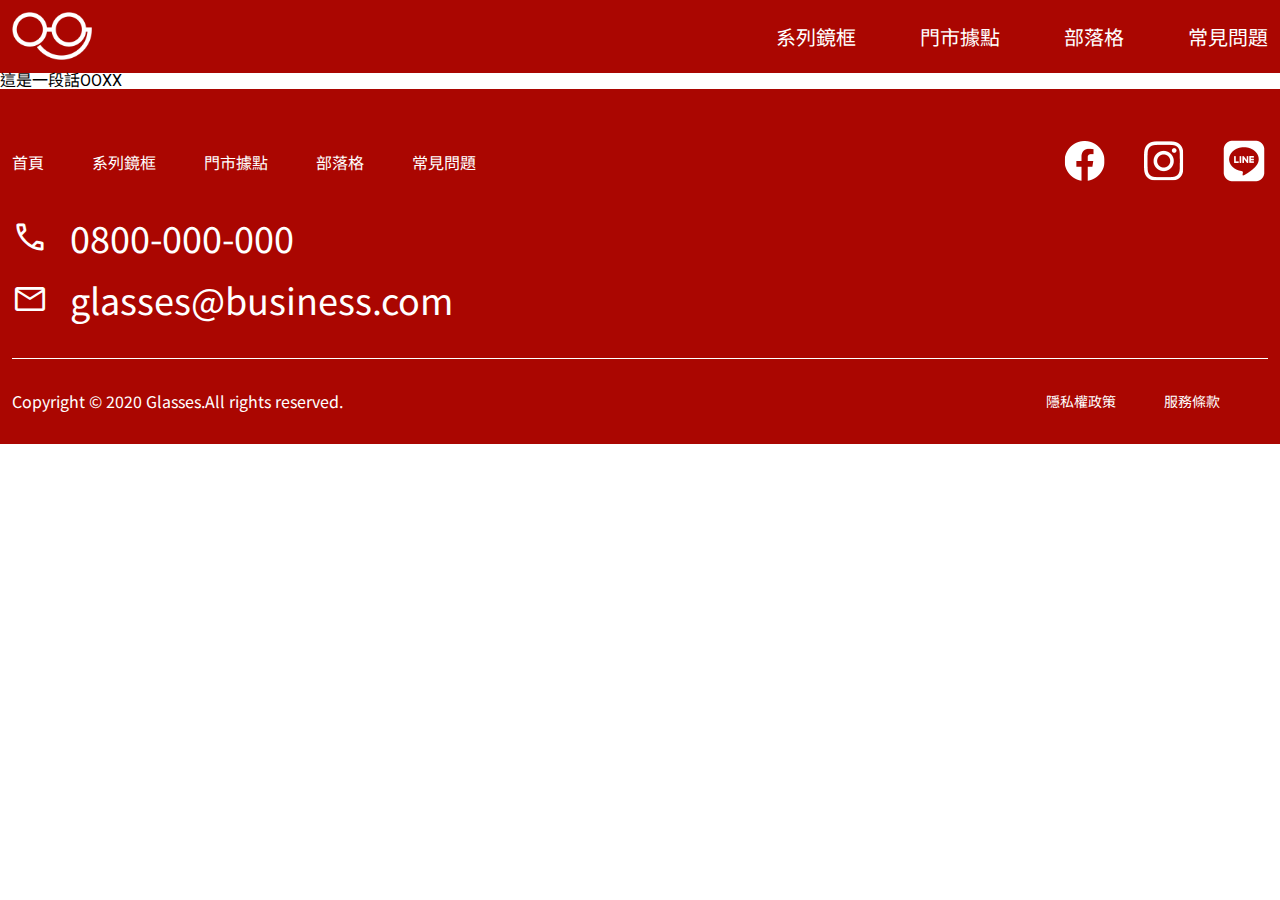
<file: index.html>
<!DOCTYPE html>
<html lang="en">

<head>
  <meta charset="UTF-8">
  <meta name="viewport" content="width=device-width, initial-scale=1.0">
  <meta http-equiv="X-UA-Compatible" content="ie=edge">
  <title>首頁</title>
  <link rel="stylesheet" href="https://fonts.googleapis.com/css2?family=Material+Symbols+Outlined:opsz,wght,FILL,GRAD@20..48,100..700,0..1,-50..200" />
  <link rel="stylesheet" href="./assets/style/all.css">
</head>

<body>
  <header>
    <div class="header container">
    <a href="index.html"><img src="./assets/images/logo-white.png" alt=""></img></a>
    <ul class="menulist"> 
      <li><a href="#" rel="noopener noreferrer">系列鏡框</a></li>
      <li><a href="#" rel="noopener noreferrer">門市據點</a></li>
      <li><a href="blog.html" rel="noopener noreferrer">部落格</a></li>
      <li><a class="pr-32" href="qapage.html" rel="noopener noreferrer">常見問題</a></li>
    </ul>
  </div>
</header>

  
<h1>
  這是一段話OOXX
</h1>


  <footer>
    <div class="footer container">
    <div class="f-menu">
      <ul class="mlist">
        <li><a href="http://" target="_blank" rel="noopener noreferrer">首頁</a></li>
        <li><a href="http://" target="_blank" rel="noopener noreferrer">系列鏡框</a></li>
        <li><a href="http://" target="_blank" rel="noopener noreferrer">門市據點</a></li>
        <li><a href="blog.html" target="_blank" rel="noopener noreferrer">部落格</a></li>
        <li><a href="qapage.html" rel="noopener noreferrer">常見問題</a></li>

      </ul>
      <ul class="telmail-2">
        <li class="mb-8">
          <span class="material-symbols-outlined">call</span>
          <a href="tel:+886-800000000" >0800-000-000</a>
        </li>
        <li>
          <span class="material-symbols-outlined">mail</span>  
          <a href="glasses@business.com" >glasses@business.com</a>
        </li>
      </ul>
      <ul class="iconlist">
        <li><a href="http://"><img src="./assets/images/ic-social-fb.png" alt="facebook"></a></li>
        <li><a href="http://"><img src="./assets/images/ic_social_ig.png" alt="instagram"></a></li>
        <li><a href="http://"><img src="./assets/images/ic_social_line.png" alt="line"></a></li>
      </ul>
    </div>
    <ul class="telmail">
      <li class="mb-8">
        <span class="material-symbols-outlined">call</span>
        <a href="tel:+886-800000000" >0800-000-000</a>
      </li>
      <li>
        <span class="material-symbols-outlined">mail</span>  
        <a href="glasses@business.com" >glasses@business.com</a>
      </li>
    </ul>
    <div class="under">
      <div class="copyright">Copyright © 2020 Glasses.All rights reserved.</div>
      <ul class="policy">
        <li><a href="http://">隱私權政策</a></li>
        <li><a href="http://">服務條款</a></li>
      </ul>
    </div>
  </div>
  </footer>
  <script src="./assets/js/vendors.js"></script>
  <script src="./assets/js/all.js"></script>
</body>

</html>
</file>
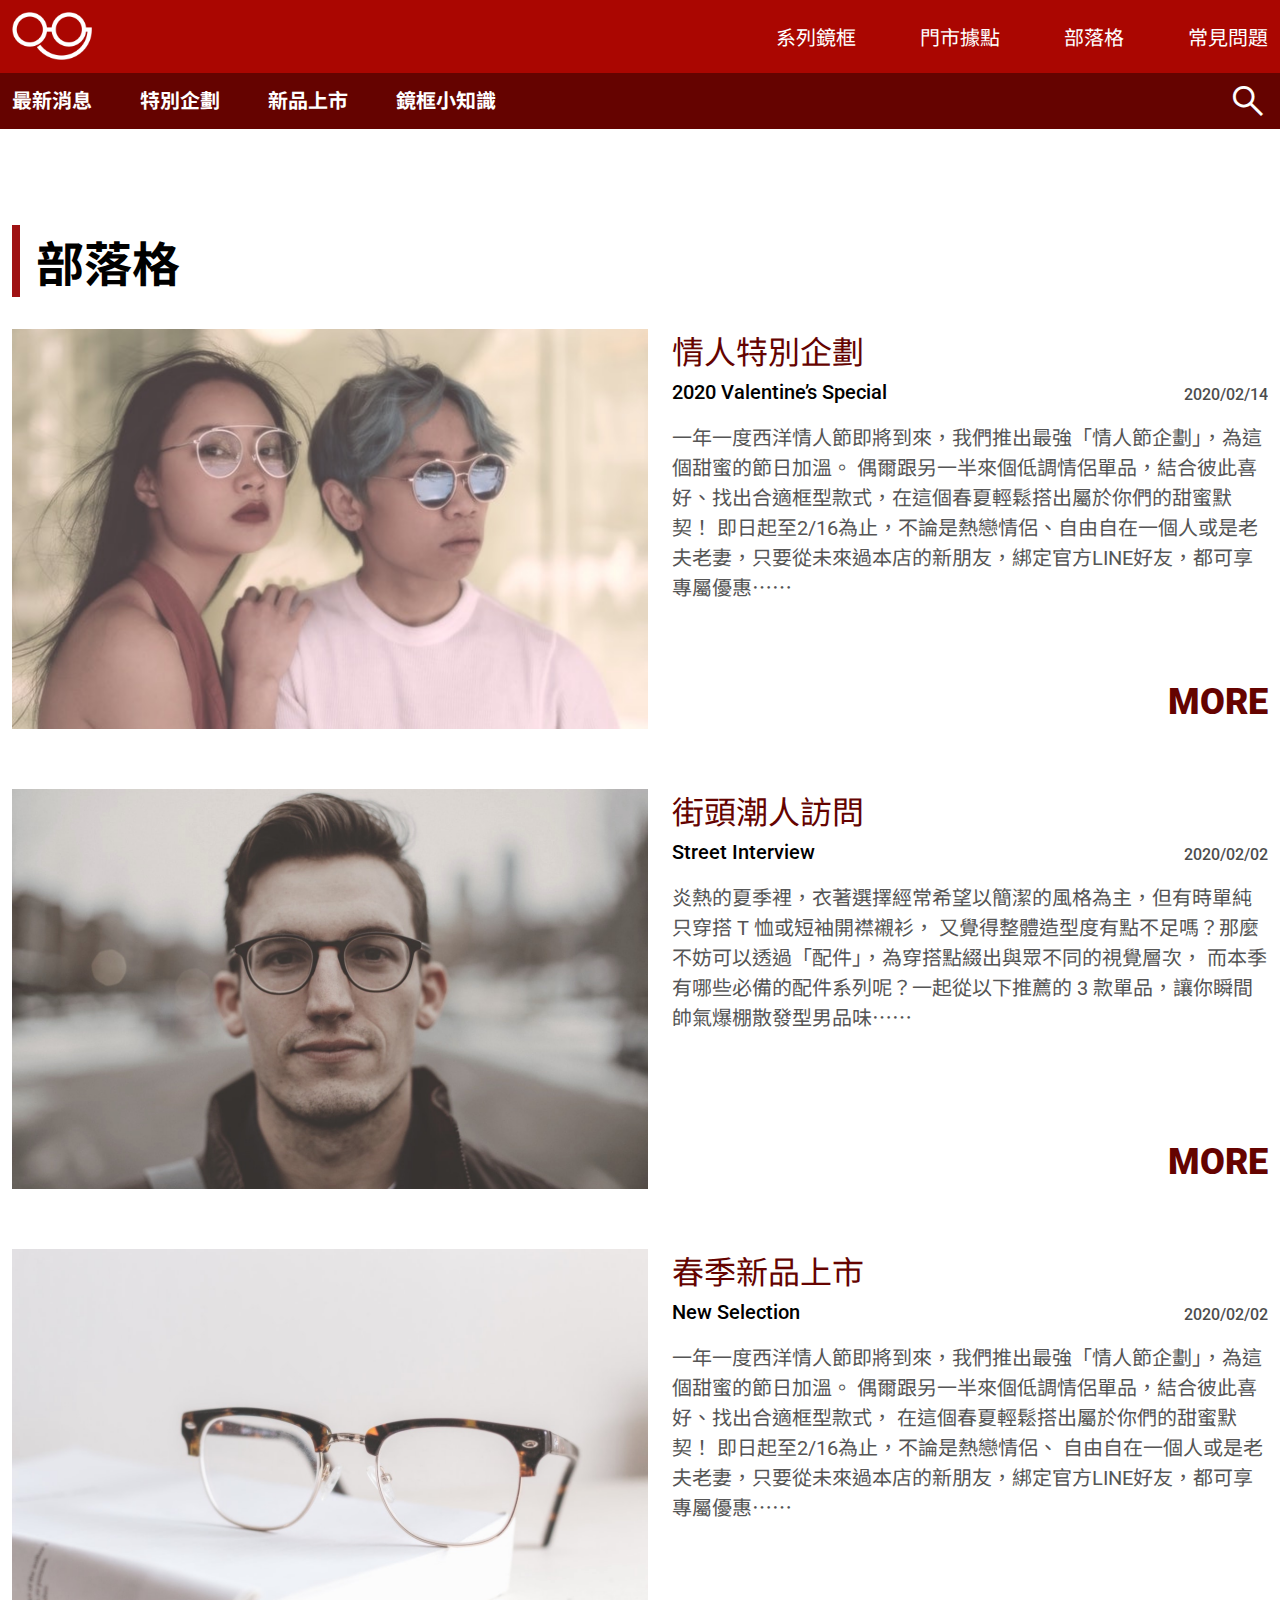
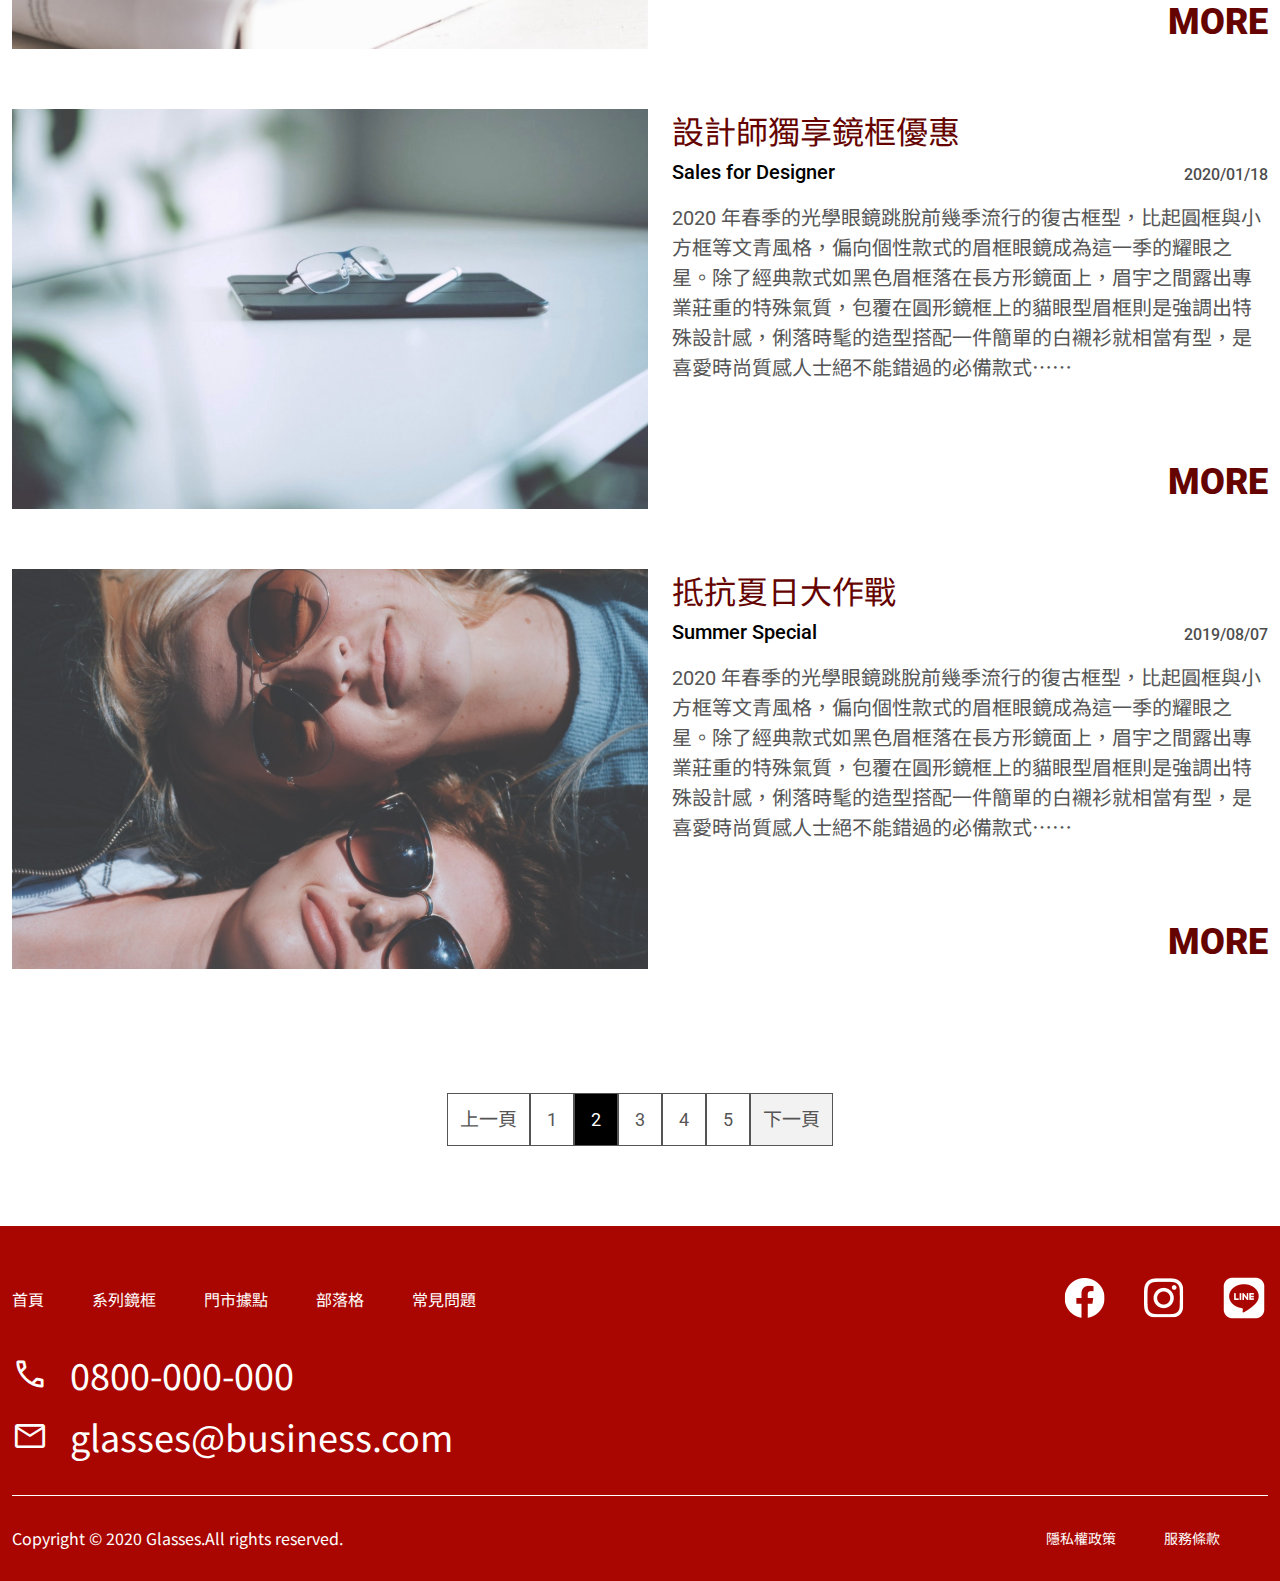
<file: blog.html>
<!DOCTYPE html>
<html lang="en">

<head>
  <meta charset="UTF-8">
  <meta name="viewport" content="width=device-width, initial-scale=1.0">
  <meta http-equiv="X-UA-Compatible" content="ie=edge">
  <title>部落格</title>
  <link rel="stylesheet" href="https://fonts.googleapis.com/css2?family=Material+Symbols+Outlined:opsz,wght,FILL,GRAD@20..48,100..700,0..1,-50..200" />
  <link rel="stylesheet" href="./assets/style/all.css">
</head>

<body>
  <header>
    <div class="header container">
    <a href="index.html"><img src="./assets/images/logo-white.png" alt=""></img></a>
    <ul class="menulist"> 
      <li><a href="#" rel="noopener noreferrer">系列鏡框</a></li>
      <li><a href="#" rel="noopener noreferrer">門市據點</a></li>
      <li><a href="blog.html" rel="noopener noreferrer">部落格</a></li>
      <li><a class="pr-32" href="qapage.html" rel="noopener noreferrer">常見問題</a></li>
    </ul>
  </div>
</header>

  

<div class="blog-header">
        <div class="bh-menu container">
            <ul class="blog-header-zone">
                <li><a href="http://">最新消息</a></li>
                <li><a href="http://">特別企劃</a></li>
                <li><a href="http://">新品上市</a></li>
                <li><a href="http://">鏡框小知識</a></li>
            </ul>
            <a href="#" class="material-symbols-outlined">
                search
            </a>
        </div>
</div>


<div class="blog">
    
    <div class="blogcontent container">
        <h1 class="big-title">部落格</h1>
        <ul class="bloglist">
            <li class="blog-content">
                <img src="./assets/images/blog-1.png" alt=""></img>
                <div class="blog-txt">
                    <div class="blog-inform">
                        <div class="blog-title">
                            <h2>情人特別企劃</h2>
                            <h3>2020 Valentine’s Special</h3>
                        </div>
                        <h4 class="date">2020/02/14</h4>
                    </div>
                    <div class="b-world">
                    <p>一年一度西洋情人節即將到來，我們推出最強「情人節企劃」，為這個甜蜜的節日加溫。
                        偶爾跟另一半來個低調情侶單品，結合彼此喜好、找出合適框型款式，在這個春夏輕鬆搭出屬於你們的甜蜜默契！
                         即日起至2/16為止，不論是熱戀情侶、自由自在一個人或是老夫老妻<span class="offon">，只要從未來過本店的新朋友，綁定官方LINE好友，都可享專屬優惠</span>⋯⋯<span class="onoff">more</span></p>
                    <a href="http://">MORE</a>
                    </div>
                </div>

            </li>
            <li class="blog-content">
                <img src="./assets/images/blog-2.png" alt=""></img>
                <div class="blog-txt">
                    <div class="blog-inform">
                        <div class="blog-title">
                            <h2>街頭潮人訪問</h2>
                            <h3>Street Interview</h3>
                        </div>
                        <h4 class="date">2020/02/02</h4>
                    </div>
                    <div class="b-world">
                    <p>炎熱的夏季裡，衣著選擇經常希望以簡潔的風格為主，但有時單純只穿搭 T 恤或短袖開襟襯衫，
                        又覺得整體造型度有點不足嗎？那麼不妨可以透過「配件」，為穿搭點綴出與眾不同的視覺層次，
                        而本季有哪些必備的配件系列呢？一起從以下推薦的 3 款單品，讓你瞬間帥氣<span class="offon">爆棚散發型男品味</span>⋯⋯<span class="onoff">more</span></p>
                    <a href="http://">MORE</a></div>
                </div>
            </li>
            <li class="blog-content">
                    <img src="./assets/images/blog-3.png" alt=""></img>
                    <div class="blog-txt">
                        <div class="blog-inform">
                            <div class="blog-title">
                                <h2>春季新品上市</h2>
                                <h3>New Selection</h3>
                            </div>
                            <h4 class="date">2020/02/02</h4>
                        </div>
                        <div class="b-world">
                        <p>一年一度西洋情人節即將到來，我們推出最強「情人節企劃」，為這個甜蜜的節日加溫。
                            偶爾跟另一半來個低調情侶單品，結合彼此喜好、找出合適框型款式，
                            在這個春夏輕鬆搭出屬於你們的甜蜜默契！ 即日起至2/16為止，不論是熱戀情侶、
                            自由自在一個人或是老夫老妻<span class="offon">，只要從未來過本店的新朋友，綁定官方LINE好友，都可享專屬優惠</span>⋯⋯<span class="onoff">more</span></p>
                        <a href="http://">MORE</a></div>
                    </div>
            </li>
            <li class="blog-content">
                        <img src="./assets/images/blog-4.png" alt=""></img>
                        <div class="blog-txt">
                            <div class="blog-inform">
                                <div class="blog-title">
                                    <h2>設計師獨享鏡框優惠</h2>
                                    <h3>Sales for Designer</h3>
                                </div>
                                <h4 class="date">2020/01/18</h4>
                            </div>
                            <div class="b-world">
                            <p>2020 年春季的光學眼鏡跳脫前幾季流行的復古框型，比起圓框與小方框等文青風格，偏向個性款式的眉框眼鏡成為這一季的耀眼之星。除了經典款式如黑色眉框落在長方形鏡面上，眉宇之間露出專業莊重的特殊氣質，包覆在圓形鏡框上的貓眼型眉框則是強調出特殊設計感，<span class="offon">俐落時髦的造型搭配一件簡單的白襯衫就相當有型，是喜愛時尚質感人士絕不能錯過的必備款式</span>⋯⋯<span class="onoff">more</span></p>
                            <a href="http://">MORE</a></div>
                        </div>
            </li>
            <li class="blog-content">
                            <img src="./assets/images/blog-5.png" alt=""></img>
                            <div class="blog-txt">
                                <div class="blog-inform">
                                    <div class="blog-title">
                                        <h2>抵抗夏日大作戰</h2>
                                        <h3>Summer Special</h3>
                                    </div>
                                    <h4 class="date">2019/08/07</h4>
                                </div>
                                <div class="b-world">
                                <p>2020 年春季的光學眼鏡跳脫前幾季流行的復古框型，比起圓框與小方框等文青風格，偏向個性款式的眉框眼鏡成為這一季的耀眼之星。除了經典款式如黑色眉框落在長方形鏡面上，眉宇之間露出專業莊重的特殊氣質，包覆在圓形鏡框上的貓眼型眉框則是強調出特殊設計感，<span class="offon">俐落時髦的造型搭配一件簡單的白襯衫就相當有型，是喜愛時尚質感人士絕不能錯過的必備款式</span>⋯⋯<span class="onoff">more</span></p>
                                <a href="http://">MORE</a></div>
                            </div>
            </li>
        </ul>

    </div>
    <ul class="page-change">
        <li><a class="last-page" href="http://">上一頁</a></li>
        <li><a class="normal-page" href="http://">1</a></li>
        <li><a class="point-page a-w"  href="http://">2</a></li>
        <li><a class="normal-page" href="http://">3</a></li>
        <li><a class="normal-page" href="http://">4</a></li>
        <li><a class="normal-page" href="http://">5</a></li>
        <li><a class="next-page" href="http://">下一頁</a></li>
    </ul>
</div>
        

  <footer>
    <div class="footer container">
    <div class="f-menu">
      <ul class="mlist">
        <li><a href="http://" target="_blank" rel="noopener noreferrer">首頁</a></li>
        <li><a href="http://" target="_blank" rel="noopener noreferrer">系列鏡框</a></li>
        <li><a href="http://" target="_blank" rel="noopener noreferrer">門市據點</a></li>
        <li><a href="blog.html" target="_blank" rel="noopener noreferrer">部落格</a></li>
        <li><a href="qapage.html" rel="noopener noreferrer">常見問題</a></li>

      </ul>
      <ul class="telmail-2">
        <li class="mb-8">
          <span class="material-symbols-outlined">call</span>
          <a href="tel:+886-800000000" >0800-000-000</a>
        </li>
        <li>
          <span class="material-symbols-outlined">mail</span>  
          <a href="glasses@business.com" >glasses@business.com</a>
        </li>
      </ul>
      <ul class="iconlist">
        <li><a href="http://"><img src="./assets/images/ic-social-fb.png" alt="facebook"></a></li>
        <li><a href="http://"><img src="./assets/images/ic_social_ig.png" alt="instagram"></a></li>
        <li><a href="http://"><img src="./assets/images/ic_social_line.png" alt="line"></a></li>
      </ul>
    </div>
    <ul class="telmail">
      <li class="mb-8">
        <span class="material-symbols-outlined">call</span>
        <a href="tel:+886-800000000" >0800-000-000</a>
      </li>
      <li>
        <span class="material-symbols-outlined">mail</span>  
        <a href="glasses@business.com" >glasses@business.com</a>
      </li>
    </ul>
    <div class="under">
      <div class="copyright">Copyright © 2020 Glasses.All rights reserved.</div>
      <ul class="policy">
        <li><a href="http://">隱私權政策</a></li>
        <li><a href="http://">服務條款</a></li>
      </ul>
    </div>
  </div>
  </footer>
  <script src="./assets/js/vendors.js"></script>
  <script src="./assets/js/all.js"></script>
</body>

</html>
</file>
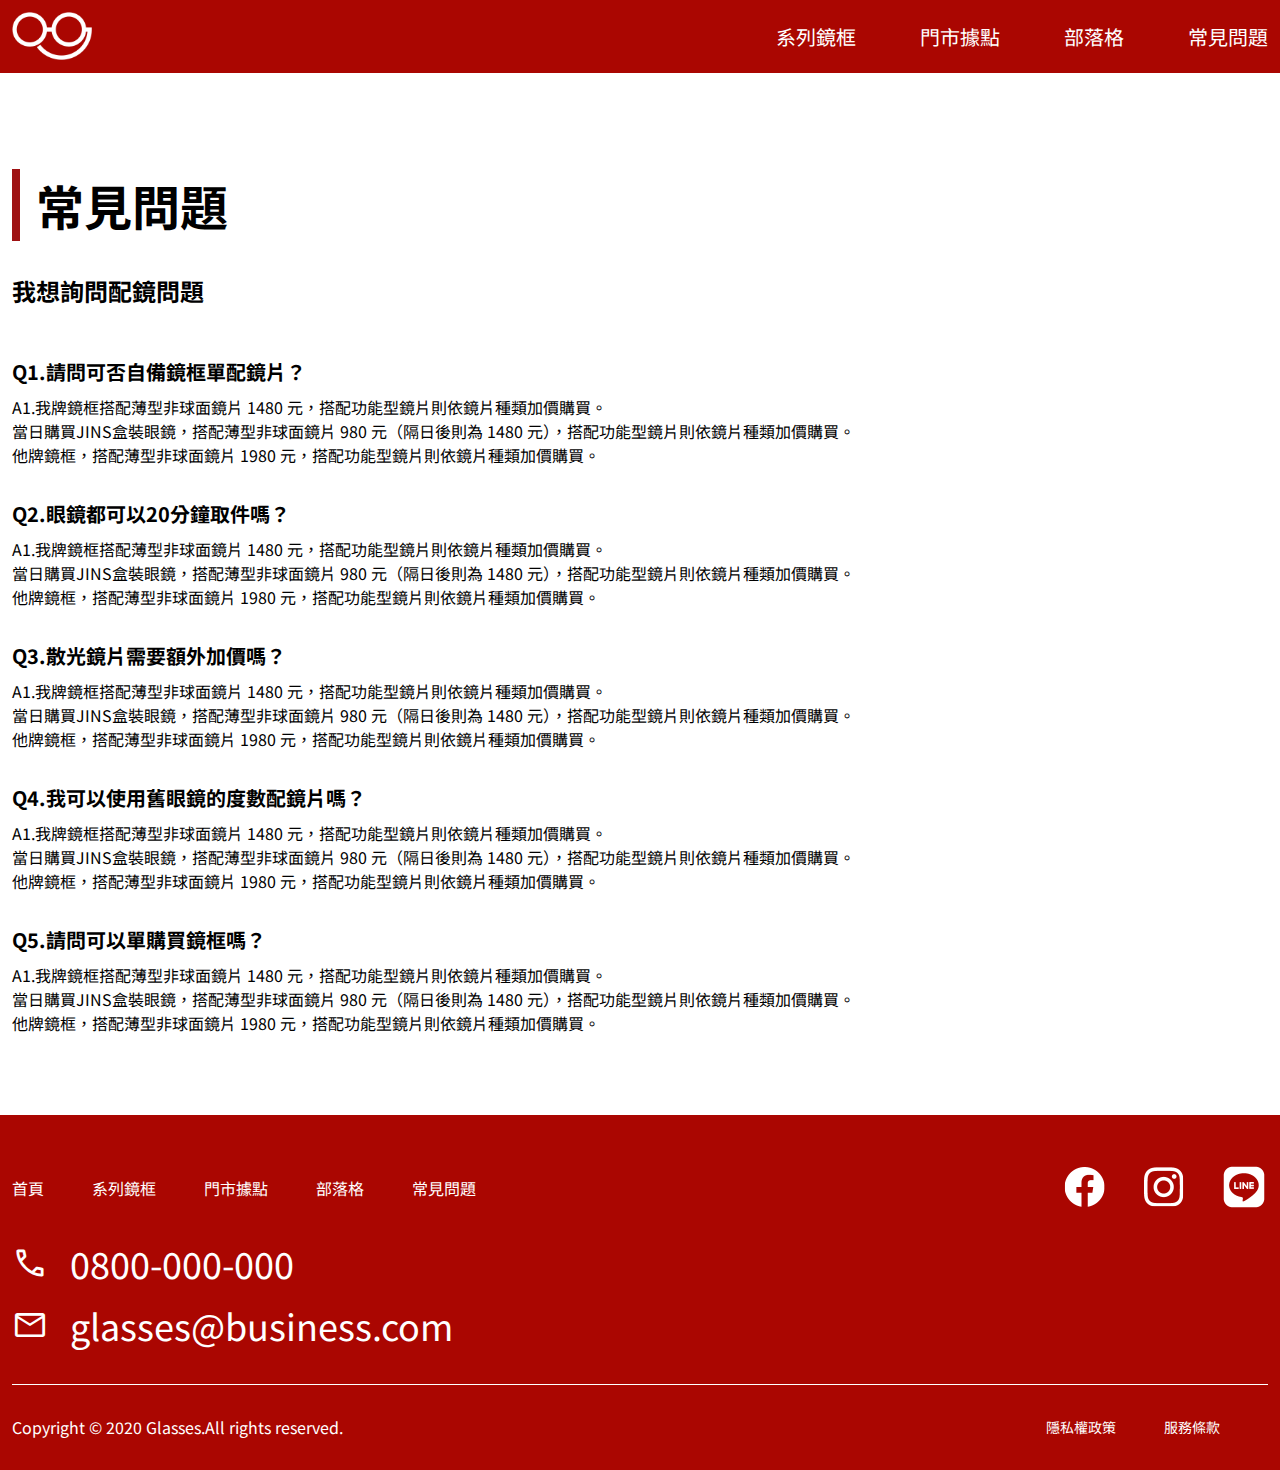
<file: qapage.html>
<!DOCTYPE html>
<html lang="en">

<head>
  <meta charset="UTF-8">
  <meta name="viewport" content="width=device-width, initial-scale=1.0">
  <meta http-equiv="X-UA-Compatible" content="ie=edge">
  <title>常見問題</title>
  <link rel="stylesheet" href="https://fonts.googleapis.com/css2?family=Material+Symbols+Outlined:opsz,wght,FILL,GRAD@20..48,100..700,0..1,-50..200" />
  <link rel="stylesheet" href="./assets/style/all.css">
</head>

<body>
  <header>
    <div class="header container">
    <a href="index.html"><img src="./assets/images/logo-white.png" alt=""></img></a>
    <ul class="menulist"> 
      <li><a href="#" rel="noopener noreferrer">系列鏡框</a></li>
      <li><a href="#" rel="noopener noreferrer">門市據點</a></li>
      <li><a href="blog.html" rel="noopener noreferrer">部落格</a></li>
      <li><a class="pr-32" href="qapage.html" rel="noopener noreferrer">常見問題</a></li>
    </ul>
  </div>
</header>

  

<div class="qazone">
<div class="qacontent container">
    <h1 class="big-title">常見問題</h1>
    <h2 >我想詢問配鏡問題</h2>

    <ul>
        <li class="mt-24">    
            <h3>Q1.請問可否自備鏡框單配鏡片？</h3>
            <p>A1.我牌鏡框搭配薄型非球面鏡片 1480 元，搭配功能型鏡片則依鏡片種類加價購買。<br>
               當日購買JINS盒裝眼鏡，搭配薄型非球面鏡片 980 元（隔日後則為 1480 元），搭配功能型鏡片則依鏡片種類加價購買。<br>
               他牌鏡框，搭配薄型非球面鏡片 1980 元，搭配功能型鏡片則依鏡片種類加價購買。</p>
        </li>
        <li class="mt-32">
            <h3>Q2.眼鏡都可以20分鐘取件嗎？</h3>
            <p>A1.我牌鏡框搭配薄型非球面鏡片 1480 元，搭配功能型鏡片則依鏡片種類加價購買。<br>
                當日購買JINS盒裝眼鏡，搭配薄型非球面鏡片 980 元（隔日後則為 1480 元），搭配功能型鏡片則依鏡片種類加價購買。<br>
                他牌鏡框，搭配薄型非球面鏡片 1980 元，搭配功能型鏡片則依鏡片種類加價購買。</p>
        </li>
        <li class="mt-32">
            <h3>Q3.散光鏡片需要額外加價嗎？</h3>
            <p>A1.我牌鏡框搭配薄型非球面鏡片 1480 元，搭配功能型鏡片則依鏡片種類加價購買。<br>
                當日購買JINS盒裝眼鏡，搭配薄型非球面鏡片 980 元（隔日後則為 1480 元），搭配功能型鏡片則依鏡片種類加價購買。<br>
                他牌鏡框，搭配薄型非球面鏡片 1980 元，搭配功能型鏡片則依鏡片種類加價購買。</p>
        </li>
        <li class="mt-32">
            <h3>Q4.我可以使用舊眼鏡的度數配鏡片嗎？</h3>
            <p>A1.我牌鏡框搭配薄型非球面鏡片 1480 元，搭配功能型鏡片則依鏡片種類加價購買。<br>
                當日購買JINS盒裝眼鏡，搭配薄型非球面鏡片 980 元（隔日後則為 1480 元），搭配功能型鏡片則依鏡片種類加價購買。<br>
                他牌鏡框，搭配薄型非球面鏡片 1980 元，搭配功能型鏡片則依鏡片種類加價購買。</p>
        </li>
        <li class="mt-32">
            <h3>Q5.請問可以單購買鏡框嗎？</h3>
            <p>A1.我牌鏡框搭配薄型非球面鏡片 1480 元，搭配功能型鏡片則依鏡片種類加價購買。<br>
                當日購買JINS盒裝眼鏡，搭配薄型非球面鏡片 980 元（隔日後則為 1480 元），搭配功能型鏡片則依鏡片種類加價購買。<br>
                他牌鏡框，搭配薄型非球面鏡片 1980 元，搭配功能型鏡片則依鏡片種類加價購買。</p>
        </li>
    </ul>



</div>
</div>

  <footer>
    <div class="footer container">
    <div class="f-menu">
      <ul class="mlist">
        <li><a href="http://" target="_blank" rel="noopener noreferrer">首頁</a></li>
        <li><a href="http://" target="_blank" rel="noopener noreferrer">系列鏡框</a></li>
        <li><a href="http://" target="_blank" rel="noopener noreferrer">門市據點</a></li>
        <li><a href="blog.html" target="_blank" rel="noopener noreferrer">部落格</a></li>
        <li><a href="qapage.html" rel="noopener noreferrer">常見問題</a></li>

      </ul>
      <ul class="telmail-2">
        <li class="mb-8">
          <span class="material-symbols-outlined">call</span>
          <a href="tel:+886-800000000" >0800-000-000</a>
        </li>
        <li>
          <span class="material-symbols-outlined">mail</span>  
          <a href="glasses@business.com" >glasses@business.com</a>
        </li>
      </ul>
      <ul class="iconlist">
        <li><a href="http://"><img src="./assets/images/ic-social-fb.png" alt="facebook"></a></li>
        <li><a href="http://"><img src="./assets/images/ic_social_ig.png" alt="instagram"></a></li>
        <li><a href="http://"><img src="./assets/images/ic_social_line.png" alt="line"></a></li>
      </ul>
    </div>
    <ul class="telmail">
      <li class="mb-8">
        <span class="material-symbols-outlined">call</span>
        <a href="tel:+886-800000000" >0800-000-000</a>
      </li>
      <li>
        <span class="material-symbols-outlined">mail</span>  
        <a href="glasses@business.com" >glasses@business.com</a>
      </li>
    </ul>
    <div class="under">
      <div class="copyright">Copyright © 2020 Glasses.All rights reserved.</div>
      <ul class="policy">
        <li><a href="http://">隱私權政策</a></li>
        <li><a href="http://">服務條款</a></li>
      </ul>
    </div>
  </div>
  </footer>
  <script src="./assets/js/vendors.js"></script>
  <script src="./assets/js/all.js"></script>
</body>

</html>
</file>
<file: assets/style/all.css>
/* http://meyerweb.com/eric/tools/css/reset/ 
   v2.0 | 20110126
   License: none (public domain)
*/
@import url("https://fonts.googleapis.com/css2?family=Noto+Sans+TC:wght@400;700&family=Roboto:wght@400;500;900&display=swap");
html, body, div, span, applet, object, iframe,
h1, h2, h3, h4, h5, h6, p, blockquote, pre,
a, abbr, acronym, address, big, cite, code,
del, dfn, em, img, ins, kbd, q, s, samp,
small, strike, strong, sub, sup, tt, var,
b, u, i, center,
dl, dt, dd, ol, ul, li,
fieldset, form, label, legend,
table, caption, tbody, tfoot, thead, tr, th, td,
article, aside, canvas, details, embed,
figure, figcaption, footer, header, hgroup,
menu, nav, output, ruby, section, summary,
time, mark, audio, video {
  margin: 0;
  padding: 0;
  border: 0;
  font-size: 100%;
  font: inherit;
  vertical-align: baseline; }

/* HTML5 display-role reset for older browsers */
article, aside, details, figcaption, figure,
footer, header, hgroup, menu, nav, section {
  display: block; }

body {
  line-height: 1; }

ol, ul {
  list-style: none; }

blockquote, q {
  quotes: none; }

blockquote:before, blockquote:after,
q:before, q:after {
  content: '';
  content: none; }

table {
  border-collapse: collapse;
  border-spacing: 0; }

.header {
  display: -webkit-box;
  display: -ms-flexbox;
  display: flex;
  -webkit-box-pack: justify;
      -ms-flex-pack: justify;
          justify-content: space-between;
  -webkit-box-align: center;
      -ms-flex-align: center;
          align-items: center;
  color: #fff;
  font-family: 'Noto Sans TC', sans-serif;
  padding: 4px auto; }
  .header img {
    width: 80px;
    height: 72px;
    -o-object-fit: contain;
       object-fit: contain; }
  .header ul {
    display: -webkit-box;
    display: -ms-flexbox;
    display: flex;
    -webkit-box-pack: justify;
        -ms-flex-pack: justify;
            justify-content: space-between;
    -webkit-box-align: center;
        -ms-flex-align: center;
            align-items: center; }
    .header ul li a {
      display: block;
      font-size: 20px;
      line-height: 30px;
      text-decoration: none;
      color: #fff;
      padding-left: 64px; }
    .header ul li a:hover {
      color: #650300; }

@media (max-width: 992px) {
  header .container {
    padding-left: 36px;
    padding-right: 36px; } }

@media (max-width: 767px) {
  header .container {
    padding: 0;
    width: 100%; }
  .header {
    display: -webkit-box;
    display: -ms-flexbox;
    display: flex;
    -webkit-box-orient: vertical;
    -webkit-box-direction: normal;
        -ms-flex-direction: column;
            flex-direction: column;
    -ms-flex-wrap: wrap;
        flex-wrap: wrap; }
    .header ul {
      width: 100%;
      -ms-flex-wrap: wrap;
          flex-wrap: wrap; }
      .header ul li {
        text-align: center;
        width: 50%;
        border: 1px solid #fff;
        padding-left: 62px;
        padding-right: 62px;
        padding-top: 12px;
        padding-bottom: 12px; }
        .header ul li a {
          padding: 0;
          font-size: 16px;
          line-height: 24px; } }

@media (max-width: 380px) {
  .header ul li {
    padding-left: 30px;
    padding-right: 30px; } }

.footer {
  color: #fff;
  font-family: 'Noto Sans TC', sans-serif;
  display: -webkit-box;
  display: -ms-flexbox;
  display: flex;
  -webkit-box-orient: vertical;
  -webkit-box-direction: normal;
      -ms-flex-direction: column;
          flex-direction: column; }
  .footer .f-menu {
    display: -webkit-box;
    display: -ms-flexbox;
    display: flex;
    -webkit-box-pack: justify;
        -ms-flex-pack: justify;
            justify-content: space-between;
    -webkit-box-align: center;
        -ms-flex-align: center;
            align-items: center;
    margin-top: 48px; }
    .footer .f-menu .mlist {
      display: -webkit-box;
      display: -ms-flexbox;
      display: flex;
      -webkit-box-pack: justify;
          -ms-flex-pack: justify;
              justify-content: space-between;
      -webkit-box-align: center;
          -ms-flex-align: center;
              align-items: center; }
      .footer .f-menu .mlist li {
        margin-right: 48px; }
        .footer .f-menu .mlist li a {
          text-decoration: none;
          color: #fff;
          font-size: 16px;
          line-height: 24px; }
        .footer .f-menu .mlist li a:hover {
          color: #650300; }
    .footer .f-menu .telmail-2 {
      display: none; }
    .footer .f-menu .iconlist {
      display: -webkit-box;
      display: -ms-flexbox;
      display: flex;
      -webkit-box-pack: justify;
          -ms-flex-pack: justify;
              justify-content: space-between;
      -webkit-box-align: start;
          -ms-flex-align: start;
              align-items: flex-start; }
      .footer .f-menu .iconlist li {
        margin-left: 32px; }
        .footer .f-menu .iconlist li img {
          width: 48px;
          height: 48px; }
  .footer .telmail {
    display: -webkit-box;
    display: -ms-flexbox;
    display: flex;
    -webkit-box-orient: vertical;
    -webkit-box-direction: normal;
        -ms-flex-direction: column;
            flex-direction: column;
    -webkit-box-pack: start;
        -ms-flex-pack: start;
            justify-content: flex-start;
    color: #fff;
    margin-top: 24px;
    margin-bottom: 32px; }
    .footer .telmail li {
      display: -webkit-box;
      display: -ms-flexbox;
      display: flex;
      -webkit-box-orient: horizontal;
      -webkit-box-direction: normal;
          -ms-flex-direction: row;
              flex-direction: row;
      -webkit-box-pack: start;
          -ms-flex-pack: start;
              justify-content: flex-start;
      -webkit-box-align: center;
          -ms-flex-align: center;
              align-items: center; }
      .footer .telmail li span {
        font-size: 36px;
        margin-right: 22px; }
      .footer .telmail li a {
        text-decoration: none;
        color: #fff;
        font-size: 36px;
        line-height: 54px; }
      .footer .telmail li a:hover {
        color: #650300; }
  .footer .under {
    display: -webkit-box;
    display: -ms-flexbox;
    display: flex;
    -webkit-box-pack: justify;
        -ms-flex-pack: justify;
            justify-content: space-between;
    -webkit-box-align: center;
        -ms-flex-align: center;
            align-items: center;
    border-top: 1px solid #fff;
    padding: 32px 0; }
    .footer .under .copyright {
      font-size: 16px;
      line-height: 21px; }
    .footer .under .policy {
      display: -webkit-box;
      display: -ms-flexbox;
      display: flex;
      -webkit-box-pack: justify;
          -ms-flex-pack: justify;
              justify-content: space-between; }
      .footer .under .policy li a {
        font-size: 14px;
        line-height: 21px;
        margin-right: 48px;
        text-decoration: none;
        color: #fff; }
      .footer .under .policy li a:hover {
        color: #650300; }

@media (max-width: 992px) {
  footer .container {
    padding-left: 36px;
    padding-right: 36px; }
  .footer .f-menu .iconlist li {
    margin-left: 16px; }
    .footer .f-menu .iconlist li img {
      width: 40px;
      height: 40px;
      -o-object-fit: contain;
         object-fit: contain; }
  .footer .under {
    padding-bottom: 40px; } }

@media (max-width: 767px) {
  footer .container {
    padding: 0 13px;
    width: 100%; }
  .footer .f-menu {
    -webkit-box-pack: justify;
        -ms-flex-pack: justify;
            justify-content: space-between;
    -webkit-box-align: start;
        -ms-flex-align: start;
            align-items: flex-start;
    margin-top: 24px; }
    .footer .f-menu .mlist {
      display: none; }
    .footer .f-menu .telmail-2 {
      display: -webkit-box;
      display: -ms-flexbox;
      display: flex;
      -webkit-box-orient: vertical;
      -webkit-box-direction: normal;
          -ms-flex-direction: column;
              flex-direction: column;
      -webkit-box-pack: justify;
          -ms-flex-pack: justify;
              justify-content: space-between;
      -webkit-box-align: start;
          -ms-flex-align: start;
              align-items: flex-start;
      color: #fff;
      margin-bottom: 24px; }
      .footer .f-menu .telmail-2 li {
        display: -webkit-box;
        display: -ms-flexbox;
        display: flex;
        -webkit-box-orient: horizontal;
        -webkit-box-direction: normal;
            -ms-flex-direction: row;
                flex-direction: row;
        -webkit-box-pack: start;
            -ms-flex-pack: start;
                justify-content: flex-start;
        -webkit-box-align: center;
            -ms-flex-align: center;
                align-items: center; }
        .footer .f-menu .telmail-2 li span {
          font-size: 18px;
          margin-right: 22px; }
        .footer .f-menu .telmail-2 li a {
          text-decoration: none;
          color: #fff;
          font-size: 16px;
          line-height: 24px; }
    .footer .f-menu .iconlist {
      display: -webkit-box;
      display: -ms-flexbox;
      display: flex;
      -webkit-box-pack: justify;
          -ms-flex-pack: justify;
              justify-content: space-between;
      -webkit-box-align: start;
          -ms-flex-align: start;
              align-items: flex-start; }
      .footer .f-menu .iconlist li img {
        width: 24px;
        height: 24px;
        -o-object-fit: contain;
           object-fit: contain; }
  .footer .telmail {
    display: none; }
  .footer .under {
    -webkit-box-orient: vertical;
    -webkit-box-direction: normal;
        -ms-flex-direction: column;
            flex-direction: column;
    -webkit-box-pack: justify;
        -ms-flex-pack: justify;
            justify-content: space-between;
    -webkit-box-align: start;
        -ms-flex-align: start;
            align-items: flex-start;
    padding-bottom: 16px; }
    .footer .under .copyright {
      font-size: 16px;
      line-height: 24px;
      margin-bottom: 8px; }
    .footer .under .policy {
      -webkit-box-orient: vertical;
      -webkit-box-direction: normal;
          -ms-flex-direction: column;
              flex-direction: column;
      -webkit-box-align: start;
          -ms-flex-align: start;
              align-items: flex-start;
      font-size: 16px;
      line-height: 24px; }
      .footer .under .policy li {
        margin-bottom: 8px; } }

.qazone .qacontent {
  display: -webkit-box;
  display: -ms-flexbox;
  display: flex;
  -webkit-box-orient: vertical;
  -webkit-box-direction: normal;
      -ms-flex-direction: column;
          flex-direction: column;
  width: 100%;
  margin-bottom: 48px;
  font-family: 'Noto Sans TC', sans-serif; }
  .qazone .qacontent h2 {
    font-size: 24px;
    line-height: 36px;
    font-weight: 700;
    margin-top: 32px;
    margin-bottom: 24px; }
  .qazone .qacontent li {
    margin-bottom: 32px; }
    .qazone .qacontent li h3 {
      font-size: 20px;
      line-height: 30px;
      font-weight: 700;
      margin-bottom: 8px; }
    .qazone .qacontent li p {
      font-size: 16px;
      line-height: 24px;
      font-weight: 400; }

@media (max-width: 992px) {
  .qazone .container {
    padding-left: 36px;
    padding-right: 36px; } }

@media (max-width: 767px) {
  .qazone .container {
    padding-left: 13px;
    padding-right: 14px;
    width: 100%; }
  .qazone .qacontent {
    margin-bottom: 40px; }
    .qazone .qacontent h2 {
      margin-top: 24px; }
    .qazone .qacontent li {
      margin-bottom: 24px; } }

.blog-header {
  background: #650300;
  color: #FFFFFF;
  display: -webkit-box;
  display: -ms-flexbox;
  display: flex; }

.blog-header .bh-menu {
  display: -webkit-box;
  display: -ms-flexbox;
  display: flex;
  -webkit-box-pack: justify;
      -ms-flex-pack: justify;
          justify-content: space-between;
  -webkit-box-align: center;
      -ms-flex-align: center;
          align-items: center;
  width: 100%;
  margin: 8px auto; }
  .blog-header .bh-menu .blog-header-zone {
    display: -webkit-box;
    display: -ms-flexbox;
    display: flex;
    -webkit-box-pack: justify;
        -ms-flex-pack: justify;
            justify-content: space-between;
    -webkit-box-align: center;
        -ms-flex-align: center;
            align-items: center; }
    .blog-header .bh-menu .blog-header-zone li {
      margin-right: 48px; }
      .blog-header .bh-menu .blog-header-zone li a {
        font-size: 20px;
        line-height: 30px;
        text-decoration: none;
        font-weight: 700;
        color: #fff; }
      .blog-header .bh-menu .blog-header-zone li a:hover {
        color: #AA0601; }
  .blog-header .bh-menu a {
    color: #fff;
    text-decoration: none;
    font-size: 40px;
    width: 40px;
    height: 40px; }

.blogcontent {
  display: -webkit-box;
  display: -ms-flexbox;
  display: flex;
  -webkit-box-orient: vertical;
  -webkit-box-direction: normal;
      -ms-flex-direction: column;
          flex-direction: column; }
  .blogcontent h1 {
    margin-bottom: 32px; }
  .blogcontent .bloglist {
    margin-bottom: 64px; }
    .blogcontent .bloglist li {
      display: -webkit-box;
      display: -ms-flexbox;
      display: flex;
      margin-bottom: 60px; }
      .blogcontent .bloglist li img {
        width: 636px;
        height: 400px;
        -o-object-fit: contain;
           object-fit: contain;
        margin-right: 24px; }
      .blogcontent .bloglist li .m-model {
        display: none; }

.blog-content .blog-txt {
  display: -webkit-box;
  display: -ms-flexbox;
  display: flex;
  -webkit-box-orient: vertical;
  -webkit-box-direction: normal;
      -ms-flex-direction: column;
          flex-direction: column;
  max-height: 400px; }
  .blog-content .blog-txt .blog-inform {
    display: -webkit-box;
    display: -ms-flexbox;
    display: flex;
    -webkit-box-pack: justify;
        -ms-flex-pack: justify;
            justify-content: space-between;
    -webkit-box-align: end;
        -ms-flex-align: end;
            align-items: flex-end;
    margin-bottom: 16px; }
  .blog-content .blog-txt .blog-inform .blog-title h2 {
    color: #650300;
    font-weight: 400;
    font-size: 32px;
    line-height: 48px; }
  .blog-content .blog-txt .blog-inform .blog-title h3 {
    color: #000000;
    font-weight: 500;
    font-size: 20px;
    line-height: 30px; }
  .blog-content .blog-txt .blog-inform h4 {
    color: #000000;
    font-weight: 500;
    font-size: 16px;
    line-height: 24px;
    opacity: 0.7; }
  .blog-content .blog-txt .b-world {
    height: 100%;
    display: -webkit-box;
    display: -ms-flexbox;
    display: flex;
    -webkit-box-orient: vertical;
    -webkit-box-direction: normal;
        -ms-flex-direction: column;
            flex-direction: column;
    -webkit-box-pack: justify;
        -ms-flex-pack: justify;
            justify-content: space-between; }
    .blog-content .blog-txt .b-world p {
      font-size: 20px;
      line-height: 30px;
      color: #555555;
      font-weight: 400;
      text-align: left; }
      .blog-content .blog-txt .b-world p .onoff {
        display: none; }
    .blog-content .blog-txt .b-world a {
      font-size: 36px;
      line-height: 54px;
      color: #650300;
      font-weight: 900;
      text-align: right;
      text-decoration: none; }

.page-change {
  display: -webkit-box;
  display: -ms-flexbox;
  display: flex;
  -webkit-box-pack: center;
      -ms-flex-pack: center;
          justify-content: center;
  margin-bottom: 80px; }
  .page-change li {
    color: #555555; }
    .page-change li a {
      border: 1px solid #555555;
      display: block;
      padding-top: 12px;
      padding-bottom: 12px;
      padding-left: 16px;
      padding-right: 16px;
      font-size: 18px;
      line-height: 27px;
      text-decoration: none;
      color: #555555; }
    .page-change li a:hover {
      background: #000;
      color: #fff; }
    .page-change li .point-page {
      color: #FFFFFF;
      background-color: #000000; }
    .page-change li .last-page {
      padding: 11px 12px;
      font-size: 19px;
      line-height: 29px; }
    .page-change li .next-page {
      background-color: #F2F2F2;
      font-size: 19px;
      line-height: 29px;
      padding: 11px 12px; }
    .page-change li .normal-page {
      text-decoration: none; }

@media (max-width: 992px) {
  .blog-header .container {
    padding-left: 36px;
    padding-right: 36px; }
  .blog .container {
    padding-left: 36px;
    padding-right: 36px; }
  .blogcontent h1 {
    margin-bottom: 40px; }
  .blogcontent .bloglist {
    margin-bottom: 56px; }
    .blogcontent .bloglist li {
      margin-bottom: 24px; }
      .blogcontent .bloglist li img {
        width: 336px;
        height: 208px; }
  .blogcontent .blog-txt .blog-inform {
    margin-bottom: 4px; }
    .blogcontent .blog-txt .blog-inform .blog-title h2 {
      font-size: 24px;
      line-height: 36px; }
    .blogcontent .blog-txt .blog-inform .blog-title h3 {
      font-size: 16px;
      line-height: 24px; }
  .blogcontent .blog-txt .b-world p {
    font-size: 16px;
    line-height: 24px;
    color: #555555;
    font-weight: 400;
    text-align: left;
    margin-bottom: 0; }
    .blogcontent .blog-txt .b-world p .offon {
      display: none; }
    .blogcontent .blog-txt .b-world p .onoff {
      display: inline; }
  .blogcontent .blog-txt .b-world a {
    display: none; }
  .page-change {
    display: -webkit-box;
    display: -ms-flexbox;
    display: flex;
    -webkit-box-pack: center;
        -ms-flex-pack: center;
            justify-content: center;
    margin-bottom: 80px; }
    .page-change li {
      color: #555555; }
      .page-change li a {
        border: 1px solid #555555;
        display: block;
        padding-top: 12px;
        padding-bottom: 12px;
        padding-left: 16px;
        padding-right: 16px;
        font-size: 18px;
        line-height: 27px;
        text-decoration: none;
        color: #555555; }
      .page-change li a:hover {
        background: #000;
        color: #fff; }
      .page-change li .point-page {
        color: #FFFFFF;
        background-color: #000000; }
      .page-change li .last-page {
        padding: 11px 12px;
        font-size: 19px;
        line-height: 29px; }
      .page-change li .next-page {
        background-color: #F2F2F2;
        font-size: 19px;
        line-height: 29px;
        padding: 11px 12px; }
      .page-change li .normal-page {
        text-decoration: none; } }

@media (max-width: 767px) {
  .blog .container {
    padding-left: 13px;
    padding-right: 14px;
    width: 100%; }
  .blog-header {
    display: none; }
  .blogcontent {
    display: -webkit-box;
    display: -ms-flexbox;
    display: flex;
    -webkit-box-orient: vertical;
    -webkit-box-direction: normal;
        -ms-flex-direction: column;
            flex-direction: column;
    max-width: 348px; }
    .blogcontent h1 {
      margin-bottom: 24px; }
    .blogcontent .bloglist {
      margin-bottom: 40px; }
      .blogcontent .bloglist li {
        -webkit-box-orient: vertical;
        -webkit-box-direction: normal;
            -ms-flex-direction: column;
                flex-direction: column;
        margin-bottom: 24px; }
        .blogcontent .bloglist li img {
          width: 348px;
          height: 208px;
          -o-object-fit: contain;
             object-fit: contain;
          margin-right: 0px; }
  .blogcontent .blog-txt {
    display: -webkit-box;
    display: -ms-flexbox;
    display: flex;
    -webkit-box-orient: vertical;
    -webkit-box-direction: normal;
        -ms-flex-direction: column;
            flex-direction: column;
    width: 100%; }
    .blogcontent .blog-txt .blog-inform {
      display: -webkit-box;
      display: -ms-flexbox;
      display: flex;
      -webkit-box-pack: justify;
          -ms-flex-pack: justify;
              justify-content: space-between;
      -webkit-box-align: end;
          -ms-flex-align: end;
              align-items: flex-end;
      margin-bottom: 0px; }
      .blogcontent .blog-txt .blog-inform .blog-title h2 {
        font-size: 24px;
        line-height: 36px; }
      .blogcontent .blog-txt .blog-inform .blog-title h3 {
        font-size: 16px;
        line-height: 24px; }
      .blogcontent .blog-txt .blog-inform h4 {
        font-size: 16px;
        line-height: 24px; }
    .blogcontent .blog-txt .b-world {
      display: none;
      -webkit-box-orient: vertical;
      -webkit-box-direction: normal;
          -ms-flex-direction: column;
              flex-direction: column; }
      .blogcontent .blog-txt .b-world p {
        font-size: 20px;
        line-height: 30px;
        color: #555555;
        font-weight: 400;
        text-align: left;
        margin-bottom: 102px; }
        .blogcontent .blog-txt .b-world p .onoff {
          display: none; }
      .blogcontent .blog-txt .b-world a {
        font-size: 36px;
        line-height: 54px;
        color: #650300;
        font-weight: 900;
        text-align: right;
        text-decoration: none; }
  .page-change {
    display: -webkit-box;
    display: -ms-flexbox;
    display: flex;
    -webkit-box-pack: center;
        -ms-flex-pack: center;
            justify-content: center;
    margin-bottom: 64px; }
    .page-change li {
      color: #555555; }
      .page-change li a {
        border: 1px solid #555555;
        display: block;
        padding-top: 12px;
        padding-bottom: 12px;
        padding-left: 15px;
        padding-right: 15px;
        font-size: 16px;
        line-height: 24px;
        text-decoration: none;
        color: #555555; }
      .page-change li a:hover {
        background: #000;
        color: #fff; }
      .page-change li .point-page {
        color: #FFFFFF;
        background-color: #000000; }
      .page-change li .last-page {
        padding-left: 14px;
        padding-right: 13px;
        padding-bottom: 12px;
        font-size: 16px;
        line-height: 26px; }
      .page-change li .next-page {
        background-color: #F2F2F2;
        font-size: 16px;
        line-height: 26px;
        padding-left: 13px;
        padding-right: 14px;
        padding-bottom: 12px; }
      .page-change li .normal-page {
        text-decoration: none; } }

img {
  max-width: 100%;
  height: auto;
  vertial-align: middle; }

*, *::before, *::after {
  -webkit-box-sizing: border-box;
          box-sizing: border-box; }

body {
  font-family: 'Roboto','Noto Sans TC', sans-serif; }

header, footer {
  background-color: #AA0601; }

.mb-8 {
  margin-bottom: 8px; }

.mt-32 {
  margin-top: 32px; }

.mt-24 {
  margin-top: 24px; }

.ml-64 {
  margin-left: 64px; }

.pr-32 {
  padding-right: -32px; }

.container {
  max-width: 1320px;
  padding-left: 12px;
  padding-right: 12px;
  margin: 0 auto; }

.big-title {
  font-family: 'Noto Sans TC', sans-serif;
  font-size: 48px;
  line-height: 72px;
  border-left: 8px solid #9F1213;
  padding-left: 16px;
  font-weight: 700;
  margin-top: 96px; }

@media (max-width: 992px) {
  .big-title {
    margin-top: 80px; } }

@media (max-width: 767px) {
  .big-title {
    margin-top: 40px;
    font-size: 24px;
    line-height: 36px; } }

/*# sourceMappingURL=all.css.map */
</file>
